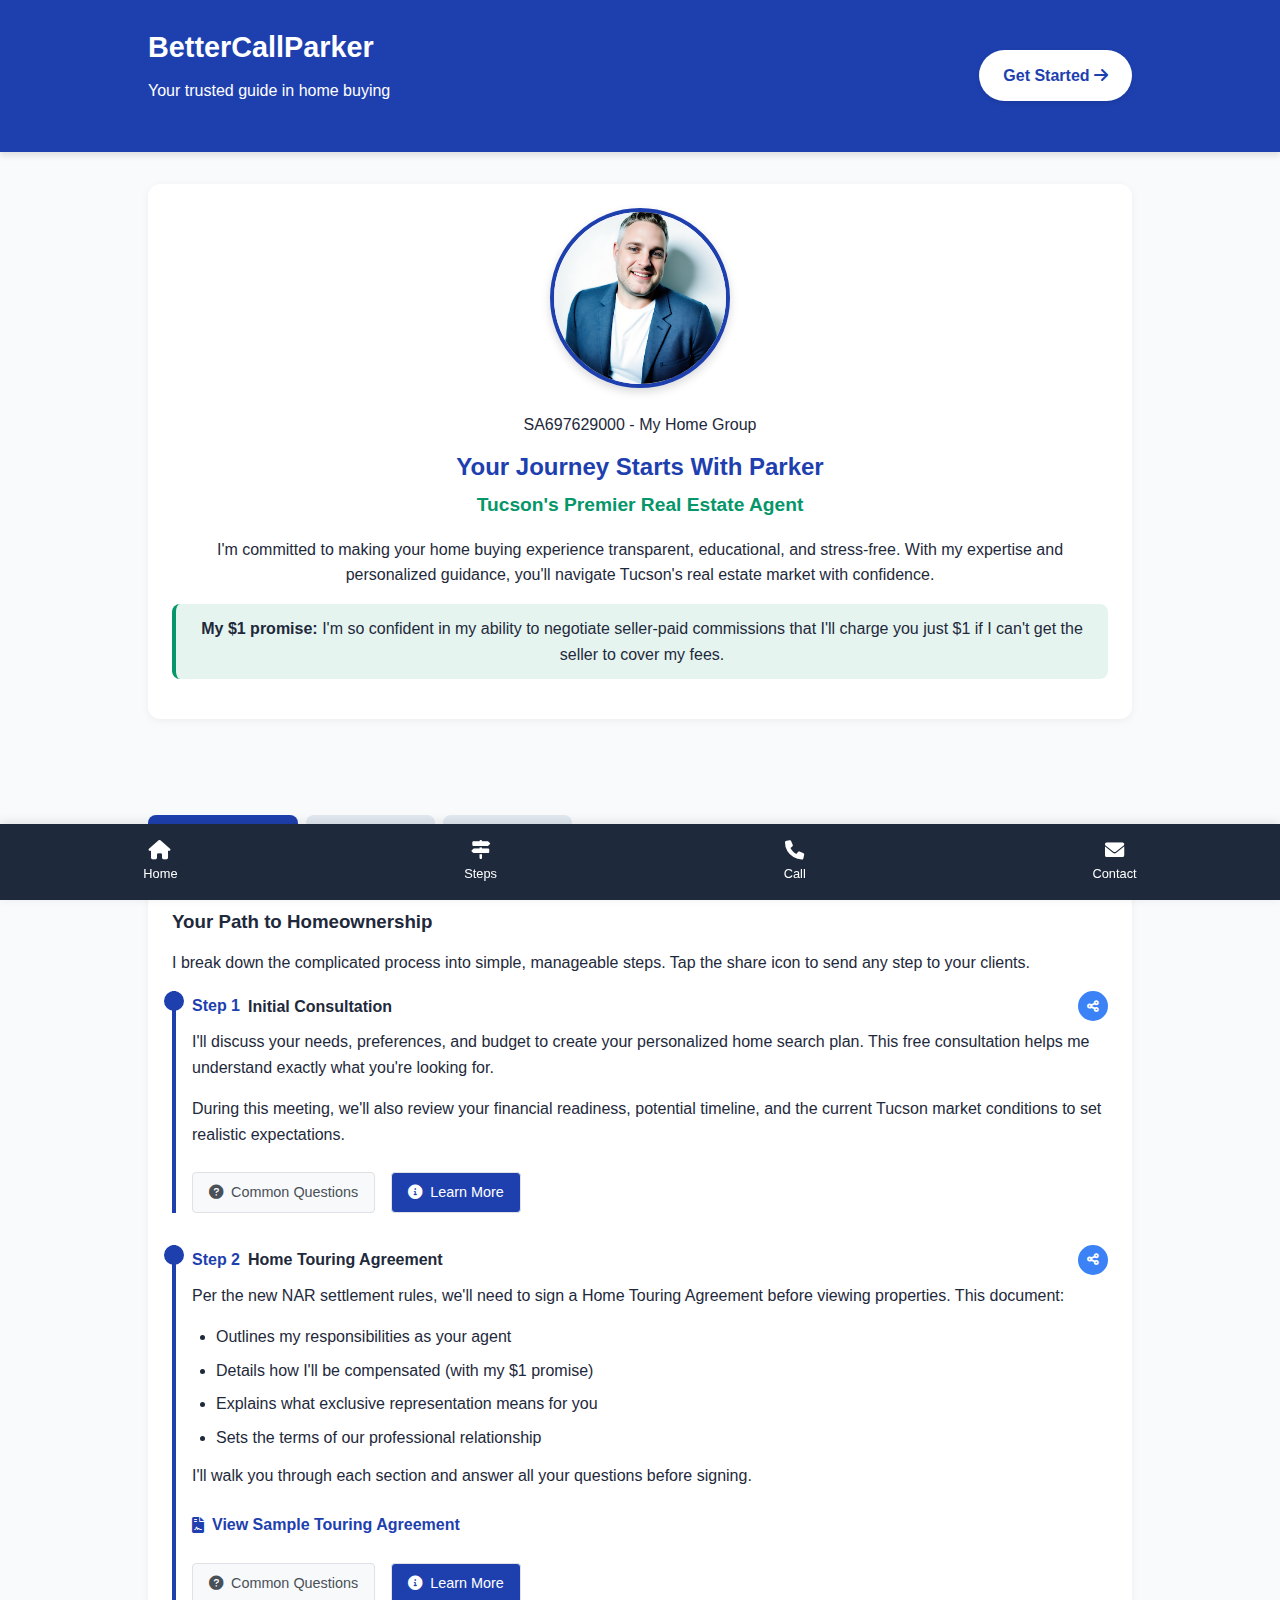
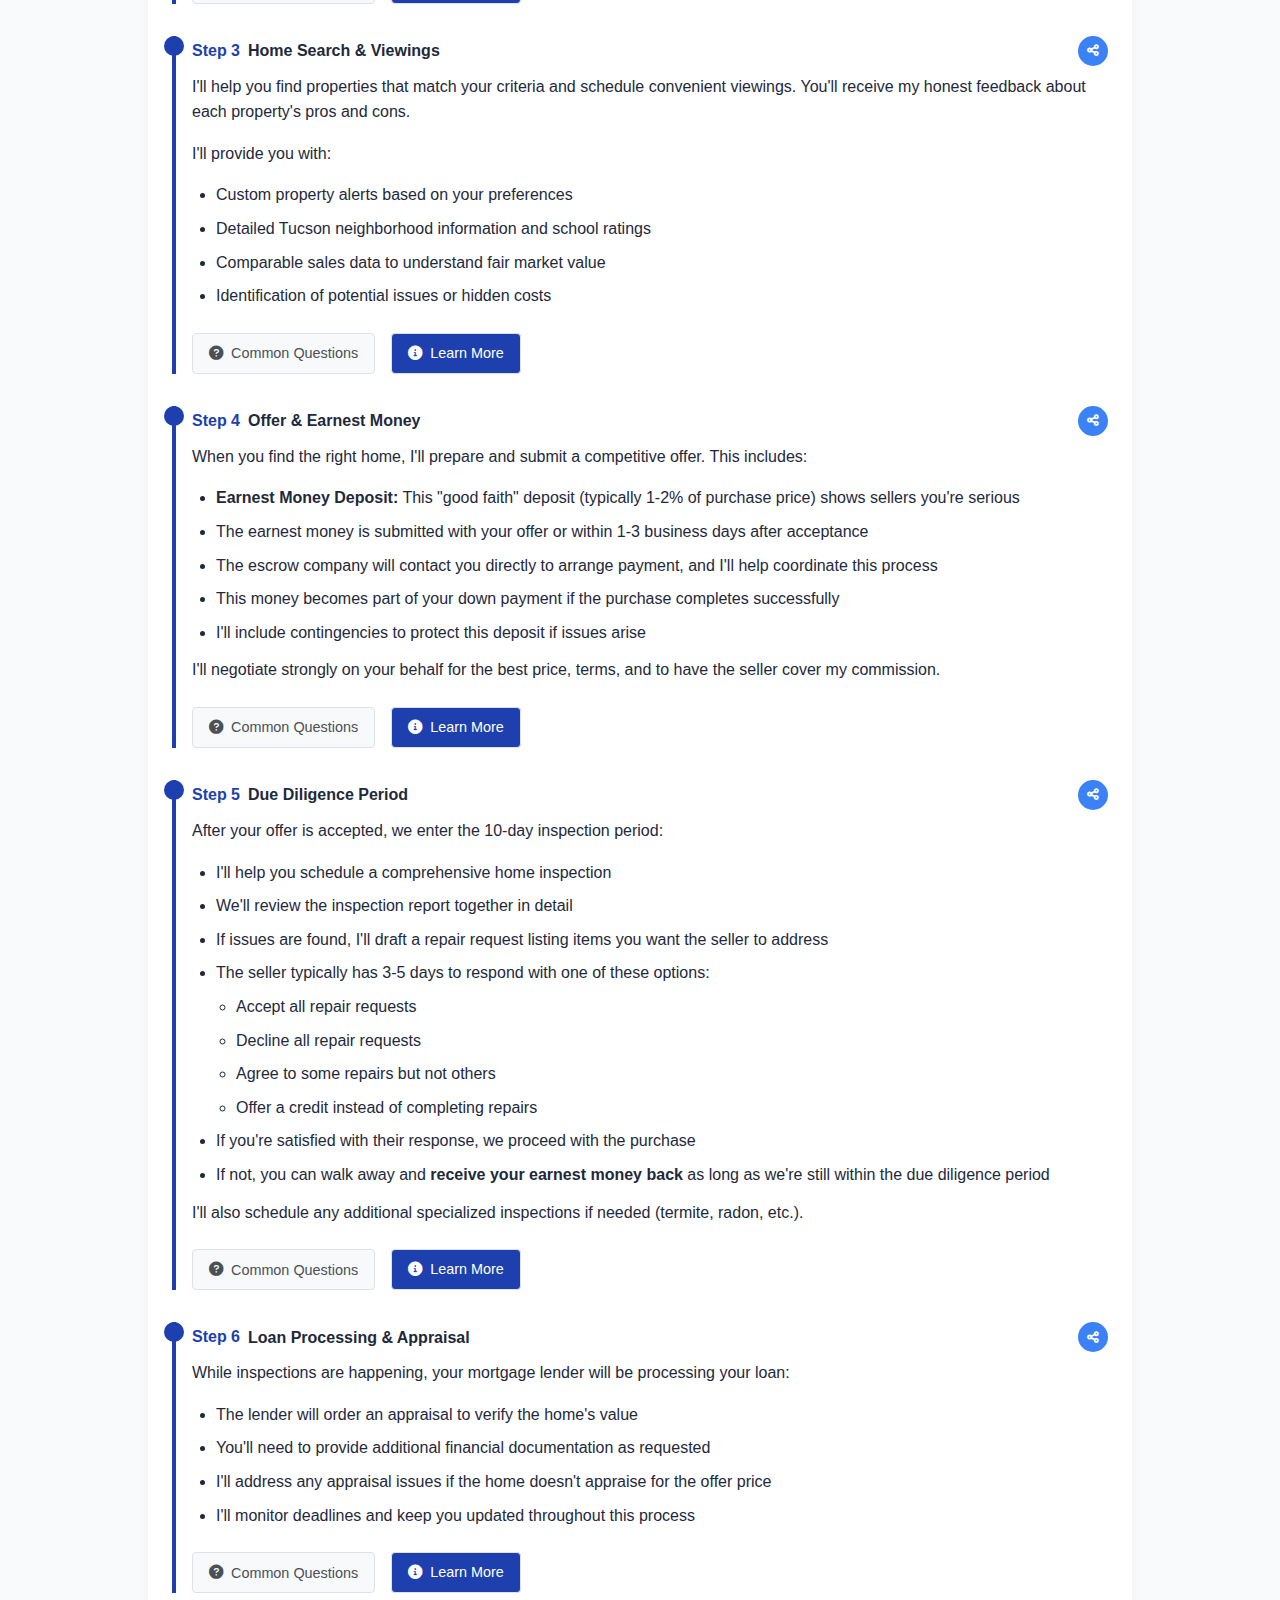
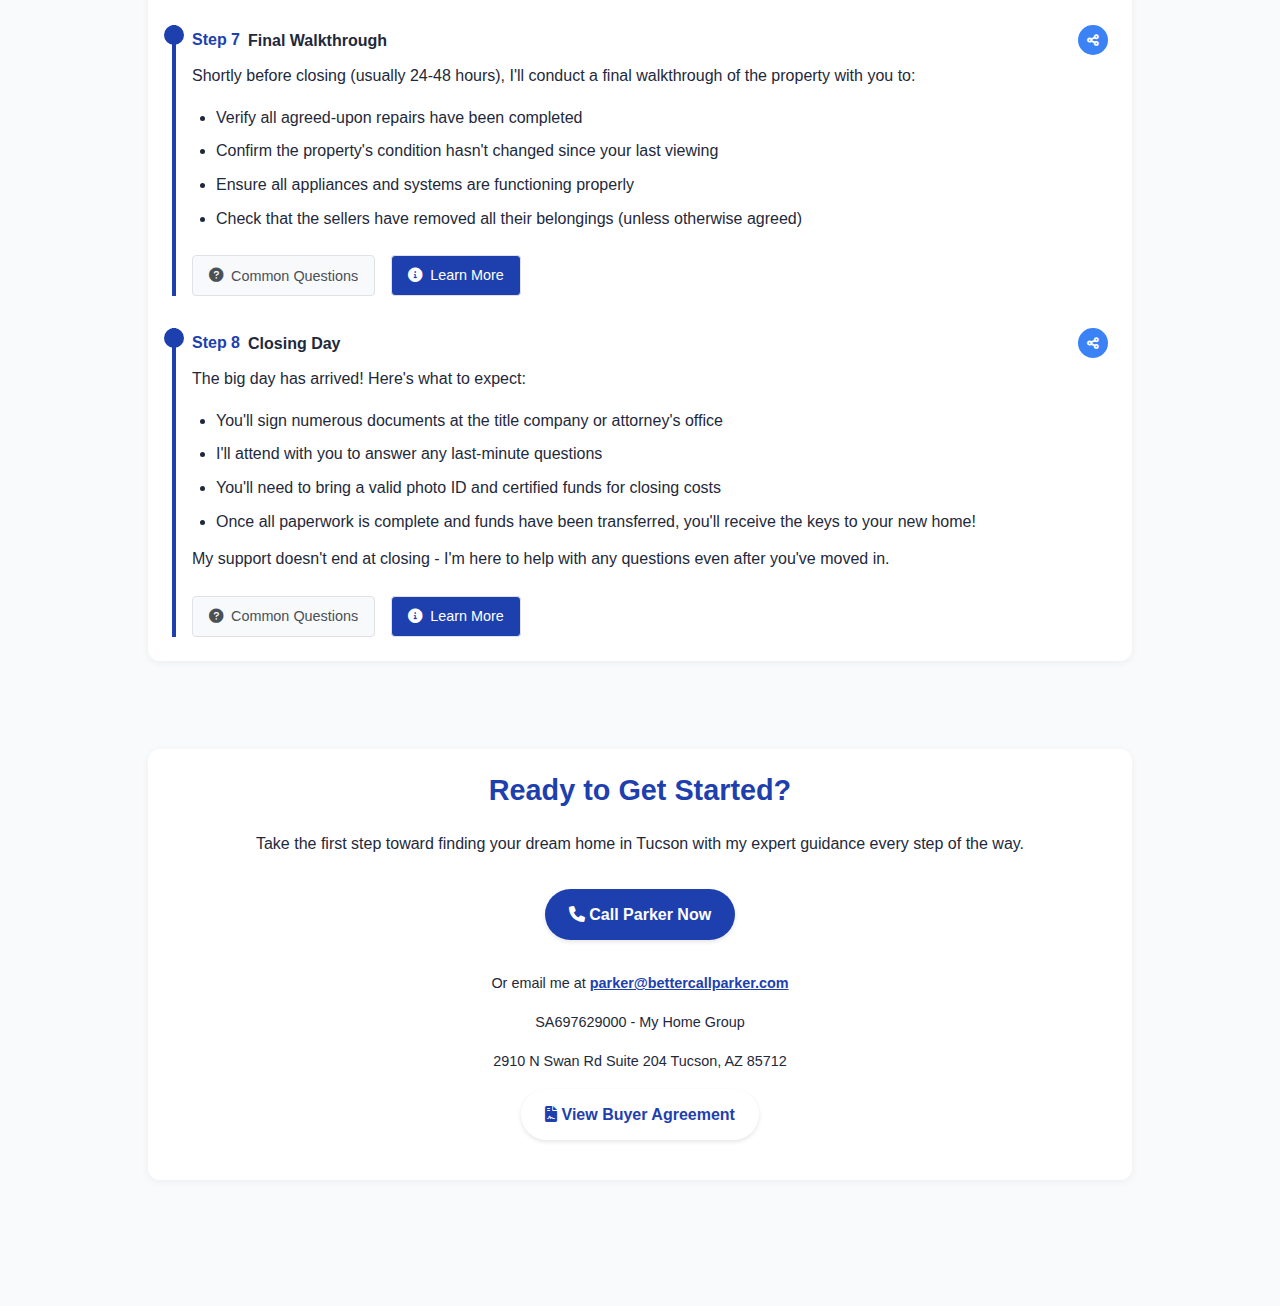
<file: index.html>
<!DOCTYPE html>
<html lang="en">
<head>
    <meta charset="UTF-8">
    <meta name="viewport" content="width=device-width, initial-scale=1.0">
    <title>BetterCallParker Realty</title>
    <link rel="stylesheet" href="https://cdnjs.cloudflare.com/ajax/libs/font-awesome/6.0.0/css/all.min.css">
    <link rel="stylesheet" href="css/styles.css">
</head>
<body>
    <!-- Header Section -->
    <header>
        <div class="container header-content">
            <div class="header-left">
                <div class="logo">BetterCallParker</div>
                
                <div class="tagline">Your trusted guide in home buying</div>
            </div>
            <a href="#contact" class="cta-button">Get Started <i class="fas fa-arrow-right"></i></a>
        </div>
        
    </header>
    <!-- Main Content Section -->
    <main class="container">
        <!-- Personal Introduction Section -->
        <section id="about-parker">
            <div class="section-content">
                <div class="parker-intro">
                    
                    <div class="parker-photo">
                        <img src="assets/parker-photo.png" alt="Parker" />
                    </div>
                    <p>SA697629000 - My Home Group</p>
                    <div class="parker-message">
                        <h2>Your Journey Starts With Parker</h2>
                        <p class="parker-tagline">Tucson's Premier Real Estate Agent</p>
                        <p>I'm committed to making your home buying experience transparent, educational, and stress-free. With my expertise and personalized guidance, you'll navigate Tucson's real estate market with confidence.</p>
                        <p class="parker-promise"><strong>My $1 promise:</strong> I'm so confident in my ability to negotiate seller-paid commissions that I'll charge you just $1 if I can't get the seller to cover my fees.</p>
                    </div>
                </div>
            </div>
        </section>
        
        <section id="tabs">
            <div class="tabs">
                <button class="tab-button active" data-tab="process">
                    <i class="fas fa-map-signs"></i> Home Buying
                </button>
                <button class="tab-button" data-tab="nar">
                    <i class="fas fa-file-contract"></i> NAR Rules
                </button>
                <button class="tab-button" data-tab="promise">
                    <i class="fas fa-dollar-sign"></i> $1 Promise
                </button>
                <!-- <button class="tab-button" data-tab="stories">
                    <i class="fas fa-heart"></i> Success Stories
                </button>-->
            </div>
            
            <!-- Process Tab -->
            <div id="process" class="tab-content active">
                <div class="section-content">
                    <h3>Your Path to Homeownership</h3>
                    <p>I break down the complicated process into simple, manageable steps. Tap the share icon to send any step to your clients.</p>
                    
                    <div id="step1" class="process-step">
                        <div class="step-header">
                            <span class="step-number">Step 1</span>
                            <h4>Initial Consultation</h4>
                            <button class="share-button" data-step="step1" aria-label="Share this step">
                                <i class="fas fa-share-alt"></i>
                            </button>
                        </div>
                        <p>I'll discuss your needs, preferences, and budget to create your personalized home search plan. This free consultation helps me understand exactly what you're looking for.</p>
                        <p>During this meeting, we'll also review your financial readiness, potential timeline, and the current Tucson market conditions to set realistic expectations.</p>
                        
                        <!-- New buttons for expanded information -->
                        <div class="step-actions">
                            <button class="faq-button" data-step="step1-faq">
                                <i class="fas fa-question-circle"></i> Common Questions
                            </button>
                            <a href="steps/consultation.html" class="learn-more-button">
                                <i class="fas fa-info-circle"></i> Learn More
                            </a>
                        </div>
                    </div>
                    
                    <div id="step2" class="process-step">
                        <div class="step-header">
                            <span class="step-number">Step 2</span>
                            <h4>Home Touring Agreement</h4>
                            <button class="share-button" data-step="step2" aria-label="Share this step">
                                <i class="fas fa-share-alt"></i>
                            </button>
                        </div>
                        <p>Per the new NAR settlement rules, we'll need to sign a Home Touring Agreement before viewing properties. This document:</p>
                        <ul class="step-details">
                            <li>Outlines my responsibilities as your agent</li>
                            <li>Details how I'll be compensated (with my $1 promise)</li>
                            <li>Explains what exclusive representation means for you</li>
                            <li>Sets the terms of our professional relationship</li>
                        </ul>
                        <p>I'll walk you through each section and answer all your questions before signing.</p>
                        <p><a href="agreement.html" class="agreement-link"><i class="fas fa-file-contract"></i> View Sample Touring Agreement</a></p>
                        
                        <!-- New buttons for expanded information -->
                        <div class="step-actions">
                            <button class="faq-button" data-step="step2-faq">
                                <i class="fas fa-question-circle"></i> Common Questions
                            </button>
                            <a href="steps/agreement.html" class="learn-more-button">
                                <i class="fas fa-info-circle"></i> Learn More
                            </a>
                        </div>
                    </div>
                    
                    <div id="step3" class="process-step">
                        <div class="step-header">
                            <span class="step-number">Step 3</span>
                            <h4>Home Search & Viewings</h4>
                            <button class="share-button" data-step="step3" aria-label="Share this step">
                                <i class="fas fa-share-alt"></i>
                            </button>
                        </div>
                        <p>I'll help you find properties that match your criteria and schedule convenient viewings. You'll receive my honest feedback about each property's pros and cons.</p>
                        <p>I'll provide you with:</p>
                        <ul class="step-details">
                            <li>Custom property alerts based on your preferences</li>
                            <li>Detailed Tucson neighborhood information and school ratings</li>
                            <li>Comparable sales data to understand fair market value</li>
                            <li>Identification of potential issues or hidden costs</li>
                        </ul>
                        
                        <!-- New buttons for expanded information -->
                        <div class="step-actions">
                            <button class="faq-button" data-step="step3-faq">
                                <i class="fas fa-question-circle"></i> Common Questions
                            </button>
                            <a href="steps/search.html" class="learn-more-button">
                                <i class="fas fa-info-circle"></i> Learn More
                            </a>
                        </div>
                    </div>
                    
                    <div id="step4" class="process-step">
                        <div class="step-header">
                            <span class="step-number">Step 4</span>
                            <h4>Offer & Earnest Money</h4>
                            <button class="share-button" data-step="step4" aria-label="Share this step">
                                <i class="fas fa-share-alt"></i>
                            </button>
                        </div>
                        <p>When you find the right home, I'll prepare and submit a competitive offer. This includes:</p>
                        <ul class="step-details">
                            <li><strong>Earnest Money Deposit:</strong> This "good faith" deposit (typically 1-2% of purchase price) shows sellers you're serious</li>
                            <li>The earnest money is submitted with your offer or within 1-3 business days after acceptance</li>
                            <li>The escrow company will contact you directly to arrange payment, and I'll help coordinate this process</li>
                            <li>This money becomes part of your down payment if the purchase completes successfully</li>
                            <li>I'll include contingencies to protect this deposit if issues arise</li>
                        </ul>
                        <p>I'll negotiate strongly on your behalf for the best price, terms, and to have the seller cover my commission.</p>
                        
                        <!-- New buttons for expanded information -->
                        <div class="step-actions">
                            <button class="faq-button" data-step="step4-faq">
                                <i class="fas fa-question-circle"></i> Common Questions
                            </button>
                            <a href="steps/offer.html" class="learn-more-button">
                                <i class="fas fa-info-circle"></i> Learn More
                            </a>
                        </div>
                    </div>
                    
                    <div id="step5" class="process-step">
                        <div class="step-header">
                            <span class="step-number">Step 5</span>
                            <h4>Due Diligence Period</h4>
                            <button class="share-button" data-step="step5" aria-label="Share this step">
                                <i class="fas fa-share-alt"></i>
                            </button>
                        </div>
                        <p>After your offer is accepted, we enter the 10-day inspection period:</p>
                        <ul class="step-details">
                            <li>I'll help you schedule a comprehensive home inspection</li>
                            <li>We'll review the inspection report together in detail</li>
                            <li>If issues are found, I'll draft a repair request listing items you want the seller to address</li>
                            <li>The seller typically has 3-5 days to respond with one of these options:
                                <ul>
                                    <li>Accept all repair requests</li>
                                    <li>Decline all repair requests</li>
                                    <li>Agree to some repairs but not others</li>
                                    <li>Offer a credit instead of completing repairs</li>
                                </ul>
                            </li>
                            <li>If you're satisfied with their response, we proceed with the purchase</li>
                            <li>If not, you can walk away and <strong>receive your earnest money back</strong> as long as we're still within the due diligence period</li>
                        </ul>
                        <p>I'll also schedule any additional specialized inspections if needed (termite, radon, etc.).</p>
                        
                        <!-- New buttons for expanded information -->
                        <div class="step-actions">
                            <button class="faq-button" data-step="step5-faq">
                                <i class="fas fa-question-circle"></i> Common Questions
                            </button>
                            <a href="steps/inspection.html" class="learn-more-button">
                                <i class="fas fa-info-circle"></i> Learn More
                            </a>
                        </div>
                    </div>
                    
                    <div id="step6" class="process-step">
                        <div class="step-header">
                            <span class="step-number">Step 6</span>
                            <h4>Loan Processing & Appraisal</h4>
                            <button class="share-button" data-step="step6" aria-label="Share this step">
                                <i class="fas fa-share-alt"></i>
                            </button>
                        </div>
                        <p>While inspections are happening, your mortgage lender will be processing your loan:</p>
                        <ul class="step-details">
                            <li>The lender will order an appraisal to verify the home's value</li>
                            <li>You'll need to provide additional financial documentation as requested</li>
                            <li>I'll address any appraisal issues if the home doesn't appraise for the offer price</li>
                            <li>I'll monitor deadlines and keep you updated throughout this process</li>
                        </ul>
                        
                        <!-- New buttons for expanded information -->
                        <div class="step-actions">
                            <button class="faq-button" data-step="step6-faq">
                                <i class="fas fa-question-circle"></i> Common Questions
                            </button>
                            <a href="steps/financing.html" class="learn-more-button">
                                <i class="fas fa-info-circle"></i> Learn More
                            </a>
                        </div>
                    </div>
                    
                    <div id="step7" class="process-step">
                        <div class="step-header">
                            <span class="step-number">Step 7</span>
                            <h4>Final Walkthrough</h4>
                            <button class="share-button" data-step="step7" aria-label="Share this step">
                                <i class="fas fa-share-alt"></i>
                            </button>
                        </div>
                        <p>Shortly before closing (usually 24-48 hours), I'll conduct a final walkthrough of the property with you to:</p>
                        <ul class="step-details">
                            <li>Verify all agreed-upon repairs have been completed</li>
                            <li>Confirm the property's condition hasn't changed since your last viewing</li>
                            <li>Ensure all appliances and systems are functioning properly</li>
                            <li>Check that the sellers have removed all their belongings (unless otherwise agreed)</li>
                        </ul>
                        
                        <!-- New buttons for expanded information -->
                        <div class="step-actions">
                            <button class="faq-button" data-step="step7-faq">
                                <i class="fas fa-question-circle"></i> Common Questions
                            </button>
                            <a href="steps/walkthrough.html" class="learn-more-button">
                                <i class="fas fa-info-circle"></i> Learn More
                            </a>
                        </div>
                    </div>
                    
                    <div id="step8" class="process-step">
                        <div class="step-header">
                            <span class="step-number">Step 8</span>
                            <h4>Closing Day</h4>
                            <button class="share-button" data-step="step8" aria-label="Share this step">
                                <i class="fas fa-share-alt"></i>
                            </button>
                        </div>
                        <p>The big day has arrived! Here's what to expect:</p>
                        <ul class="step-details">
                            <li>You'll sign numerous documents at the title company or attorney's office</li>
                            <li>I'll attend with you to answer any last-minute questions</li>
                            <li>You'll need to bring a valid photo ID and certified funds for closing costs</li>
                            <li>Once all paperwork is complete and funds have been transferred, you'll receive the keys to your new home!</li>
                        </ul>
                        <p>My support doesn't end at closing - I'm here to help with any questions even after you've moved in.</p>
                        
                        <!-- New buttons for expanded information -->
                        <div class="step-actions">
                            <button class="faq-button" data-step="step8-faq">
                                <i class="fas fa-question-circle"></i> Common Questions
                            </button>
                            <a href="steps/closing.html" class="learn-more-button">
                                <i class="fas fa-info-circle"></i> Learn More
                            </a>
                        </div>
                    </div>
                </div>
            </div>
            
            <!-- NAR Rules Tab -->
            <div id="nar" class="tab-content">
                <div class="section-content">
                    <h3>New NAR Rules Explained Simply</h3>
                    
                    <div class="alert">
                        <h4 class="alert-title">Why Things Are Changing</h4>
                        <p>Following the recent National Association of Realtors (NAR) lawsuit settlement, there are new requirements for buyer broker agreements. These changes are designed to increase transparency in real estate transactions.</p>
                    </div>
                    
                    <h4>What This Means For You:</h4>
                    
                    <div class="features">
                        <div class="feature-card">
                            <h5 class="feature-title">Written Agreements</h5>
                            <p>You'll now sign a formal agreement before I show you homes. This protects your interests and clearly outlines my responsibilities.</p>
                        </div>
                        
                        <div class="feature-card">
                            <h5 class="feature-title">Fee Transparency</h5>
                            <p>All potential costs will be disclosed upfront. You'll know exactly what to expect with no hidden surprises.</p>
                        </div>
                        
                        <div class="feature-card">
                            <h5 class="feature-title">Negotiable Fees</h5>
                            <p>Commission rates are fully negotiable, giving you more control over what you pay for services.</p>
                        </div>
                    </div>
                    
                    <h4>My Commitment to You:</h4>
                    <p>As your agent, I embrace these changes as an opportunity to demonstrate my value. I'll:</p>
                    <ul class="steps-list">
                        <li>
                            <div class="step-icon">✓</div>
                            <p>Explain everything in plain language, not legal jargon</p>
                        </li>
                        <li>
                            <div class="step-icon">✓</div>
                            <p>Take time to answer all your questions until you're comfortable</p>
                        </li>
                        <li>
                            <div class="step-icon">✓</div>
                            <p>Show you exactly how I earn my commission through excellent service</p>
                        </li>
                        <li>
                            <div class="step-icon">✓</div>
                            <p>Work to have the seller cover my commission whenever possible</p>
                        </li>
                    </ul>
                </div>
            </div>
            
            <!-- Promise Tab -->
            <div id="promise" class="tab-content">
                <div class="section-content">
                    <h3>My Confidence Guarantee</h3>
                    
                    <div class="promise-box">
                        <h4 class="promise-title">The $1 Promise</h4>
                        <p>I'm so confident in my negotiation skills that I'll charge you just $1 for my services if I can't get the seller to cover my commission.</p>
                        <p>This isn't a gimmick—it's my way of proving I'm truly working for your best interests.</p>
                    </div>
                    
                    <h4>How It Works:</h4>
                    <ul class="steps-list">
                        <li>
                            <div class="step-icon">1</div>
                            <p>I'll discuss my standard commission structure during our initial consultation</p>
                        </li>
                        <li>
                            <div class="step-icon">2</div>
                            <p>For properties you're interested in, I'll strategize how to get the seller to cover my commission</p>
                        </li>
                        <li>
                            <div class="step-icon">3</div>
                            <p>I'll use my proven negotiation techniques to include my commission in the seller's closing costs</p>
                        </li>
                        <li>
                            <div class="step-icon">4</div>
                            <p>If I fail to get the seller to cover my commission, you'll pay just $1 for my services</p>
                        </li>
                    </ul>
                    
                    <p><strong>Why do I offer this?</strong> Because I want you to know I'm on your side. My success depends on your satisfaction and referrals, not on extracting fees from you.</p>
                </div>
            </div>
            
            <!-- Stories Tab -->
            <div id="stories" class="tab-content">
                <div class="section-content">
                    <h3>Client Success Stories</h3>
                    <p>Don't just take my word for it. Here's what my clients have to say:</p>
                    
                    <div class="testimonials">
                        <div class="testimonial">
                            <p class="testimonial-text">Parker made buying our first home so much easier than we expected. The way he explained the new buyer broker agreement made us feel confident we were in good hands.</p>
                            <span class="testimonial-author">— Jamie & Chris, First-time Buyers in Tucson</span>
                        </div>
                        
                        <div class="testimonial">
                            <p class="testimonial-text">I was nervous about the new NAR rules I'd been hearing about, but Parker broke everything down into simple terms. And yes, he got the seller to pay his commission!</p>
                            <span class="testimonial-author">— Sophia M., Oro Valley</span>
                        </div>
                        
                        <div class="testimonial">
                            <p class="testimonial-text">As a single parent, I was concerned about additional costs. Parker's $1 promise gave me confidence, and he delivered by negotiating for the seller to cover his commission.</p>
                            <span class="testimonial-author">— Michael T., Downtown Tucson</span>
                        </div>
                    </div>
                </div>
            </div>
        </section>
        
        <!-- Contact Section -->
        <section id="contact">
            <div class="section-content">
                <h3 class="section-title">Ready to Get Started?</h3>
                <p class="text-center">Take the first step toward finding your dream home in Tucson with my expert guidance every step of the way.</p>
                
                <div style="text-align: center; margin: 2rem 0;">
                    <a href="tel:5205956533" class="cta-button" style="background-color: var(--primary); color: white;">
                        <i class="fas fa-phone"></i> Call Parker Now
                    </a>
                </div>
                
                <p style="text-align: center; font-size: 0.9rem;">
                    Or email me at <a href="mailto:parker@bettercallparker.com" style="color: var(--primary); font-weight: 600;">parker@bettercallparker.com</a>
                </p>

                <p style="text-align: center; font-size: 0.9rem;">SA697629000 - My Home Group</p>
                <p style="text-align: center; font-size: 0.9rem;">2910 N Swan Rd Suite 204 Tucson, AZ 85712</p>
                <!-- Add this where you want the link to appear -->
                <div style="text-align: center; margin: 1rem 0;">
                    <a href="agreement.html" class="cta-button">
                        <i class="fas fa-file-contract"></i> View Buyer Agreement
                    </a>
                </div>
            </div>
        </section>
    </main>
    
    <!-- Footer Navigation -->
    <footer>
        <div class="footer-nav">
            <a href="#intro">
                <i class="fas fa-home"></i>
                <span>Home</span>
            </a>
            <a href="#process">
                <i class="fas fa-map-signs"></i>
                <span>Steps</span>
            </a>
            <a href="tel:5205956533">
                <i class="fas fa-phone"></i>
                <span>Call</span>
            </a>
            <a href="#contact">
                <i class="fas fa-envelope"></i>
                <span>Contact</span>
            </a>
        </div>
    </footer>
    
    <!-- FAQ Modal Template (Hidden by default) -->
    <div id="faq-modal-template" style="display: none;">
        <div class="faq-modal-content">
            <h3 class="faq-title">Frequently Asked Questions</h3>
            <div class="faq-content">
                <!-- Dynamic content will be inserted here -->
            </div>
            <button class="close-modal">Close</button>
        </div>
    </div>
    
    <script src="js/script.js"></script>
</body>
</html>
</file>
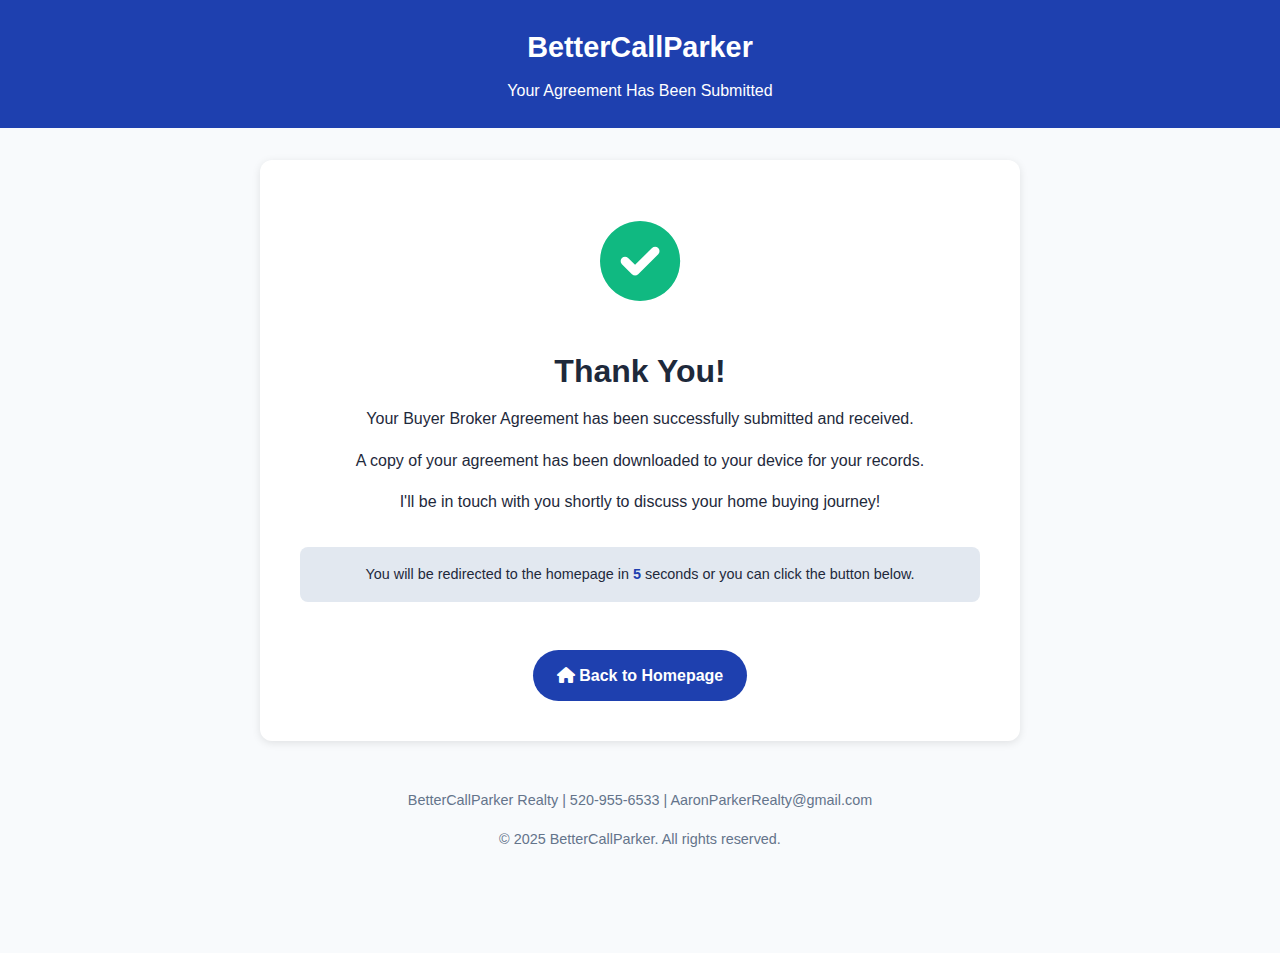
<file: thank-you.html>
<!DOCTYPE html>
<html lang="en">
<head>
    <meta charset="UTF-8">
    <meta name="viewport" content="width=device-width, initial-scale=1.0">
    <title>Thank You - BetterCallParker</title>
    <link rel="stylesheet" href="https://cdnjs.cloudflare.com/ajax/libs/font-awesome/6.0.0/css/all.min.css">
    <style>
        /* Core Styles */
        :root {
            --primary: #1e40af;
            --primary-light: #3b82f6;
            --secondary: #059669;
            --light: #f8fafc;
            --dark: #1e293b;
            --gray: #64748b;
            --light-gray: #e2e8f0;
            --success: #10b981;
            --warning: #f59e0b;
        }
        
        * {
            margin: 0;
            padding: 0;
            box-sizing: border-box;
        }
        
        body {
            font-family: -apple-system, BlinkMacSystemFont, 'Segoe UI', Roboto, Oxygen, Ubuntu, Cantarell, 'Open Sans', 'Helvetica Neue', sans-serif;
            line-height: 1.6;
            color: var(--dark);
            background-color: var(--light);
            padding-bottom: 70px;
        }
        
        .container {
            width: 100%;
            max-width: 800px;
            padding: 0 1.25rem;
            margin: 0 auto;
            text-align: center;
        }
        
        h1, h2, h3 {
            margin-bottom: 1rem;
            font-weight: 700;
            line-height: 1.2;
            color: var(--primary);
        }
        
        p {
            margin-bottom: 1rem;
        }
        
        a {
            color: var(--primary);
            text-decoration: none;
            font-weight: 600;
        }
        
        a:hover {
            text-decoration: underline;
        }
        
        /* Header */
        header {
            background-color: var(--primary);
            color: white;
            padding: 1.5rem 0;
            text-align: center;
            margin-bottom: 2rem;
        }
        
        .logo {
            font-size: 1.8rem;
            font-weight: 800;
            margin-bottom: 0.5rem;
        }
        
        /* Thank You Box */
        .thank-you-box {
            background-color: white;
            border-radius: 12px;
            padding: 2.5rem;
            margin-bottom: 2rem;
            box-shadow: 0 2px 8px rgba(0, 0, 0, 0.1);
        }
        
        .thank-you-icon {
            font-size: 5rem;
            color: var(--success);
            margin-bottom: 1.5rem;
        }
        
        .thank-you-title {
            font-size: 2rem;
            color: var(--dark);
            margin-bottom: 1rem;
        }
        
        .redirect-text {
            background-color: var(--light-gray);
            padding: 1rem;
            border-radius: 8px;
            margin: 2rem 0;
            font-size: 0.9rem;
        }
        
        .countdown {
            font-weight: bold;
            color: var(--primary);
        }
        
        .home-button {
            display: inline-block;
            background-color: var(--primary);
            color: white;
            padding: 0.8rem 1.5rem;
            border: none;
            border-radius: 50px;
            font-weight: 600;
            font-size: 1rem;
            cursor: pointer;
            transition: all 0.3s ease;
            margin-top: 1rem;
        }
        
        .home-button:hover {
            background-color: var(--primary-light);
            text-decoration: none;
        }
        
        /* Footer */
        footer {
            text-align: center;
            margin-top: 2rem;
            padding: 1rem;
            color: var(--gray);
            font-size: 0.9rem;
        }
    </style>
</head>
<body>
    <header>
        <div class="logo">BetterCallParker</div>
        <div>Your Agreement Has Been Submitted</div>
    </header>
    
    <main class="container">
        <div class="thank-you-box">
            <div class="thank-you-icon">
                <i class="fas fa-check-circle"></i>
            </div>
            
            <h1 class="thank-you-title">Thank You!</h1>
            
            <p>Your Buyer Broker Agreement has been successfully submitted and received.</p>
            
            <p>A copy of your agreement has been downloaded to your device for your records.</p>
            
            <p>I'll be in touch with you shortly to discuss your home buying journey!</p>
            
            <div class="redirect-text">
                You will be redirected to the homepage in <span id="countdown" class="countdown">5</span> seconds or you can click the button below.
            </div>
            
            <a href="index.html" class="home-button">
                <i class="fas fa-home"></i> Back to Homepage
            </a>
        </div>
    </main>
    
    <footer>
        <p>BetterCallParker Realty | 520-955-6533 | AaronParkerRealty@gmail.com</p>
        <p>&copy; 2025 BetterCallParker. All rights reserved.</p>
    </footer>
    
    <script>
        // Countdown timer for redirect
        let countdown = 5;
        const countdownElement = document.getElementById('countdown');
        
        // Update the countdown every second
        const timer = setInterval(function() {
            countdown--;
            countdownElement.textContent = countdown;
            
            if (countdown <= 0) {
                clearInterval(timer);
                window.location.href = 'index.html';
            }
        }, 1000);
    </script>
</body>
</html>
</file>
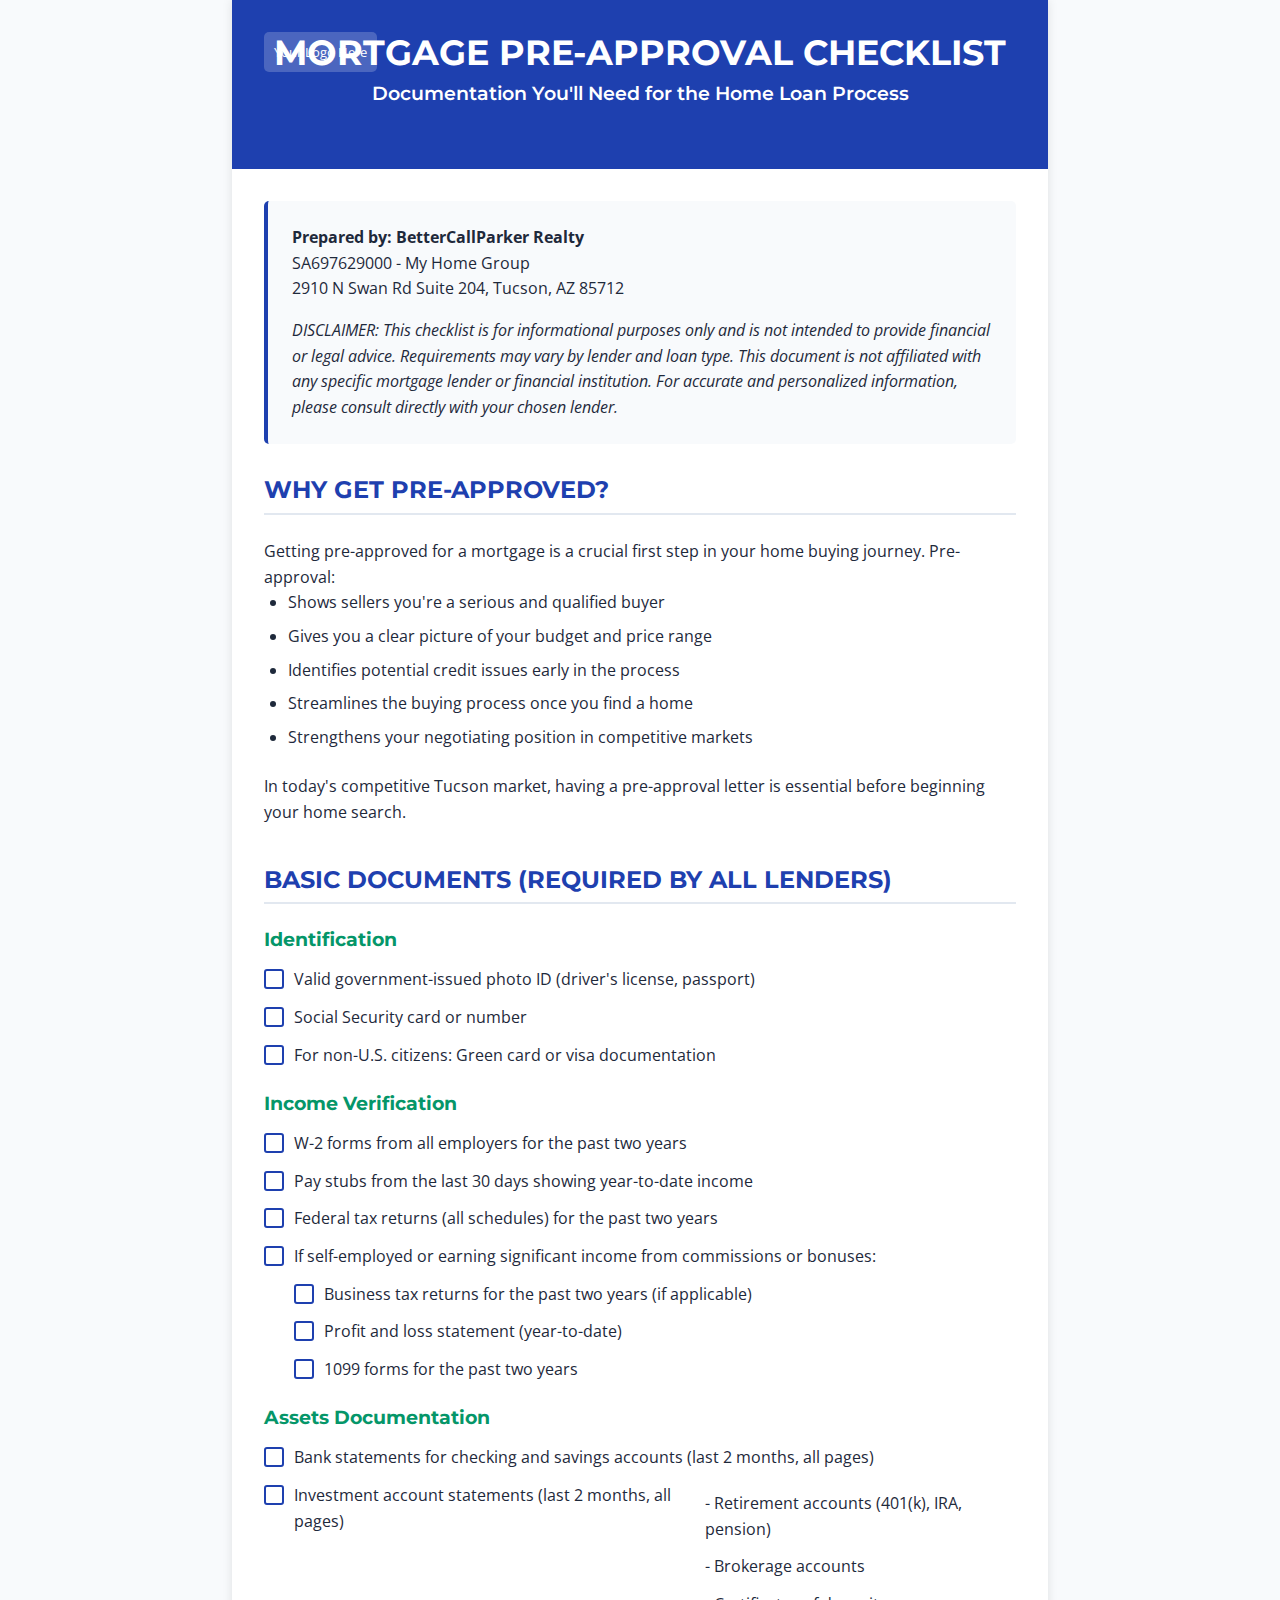
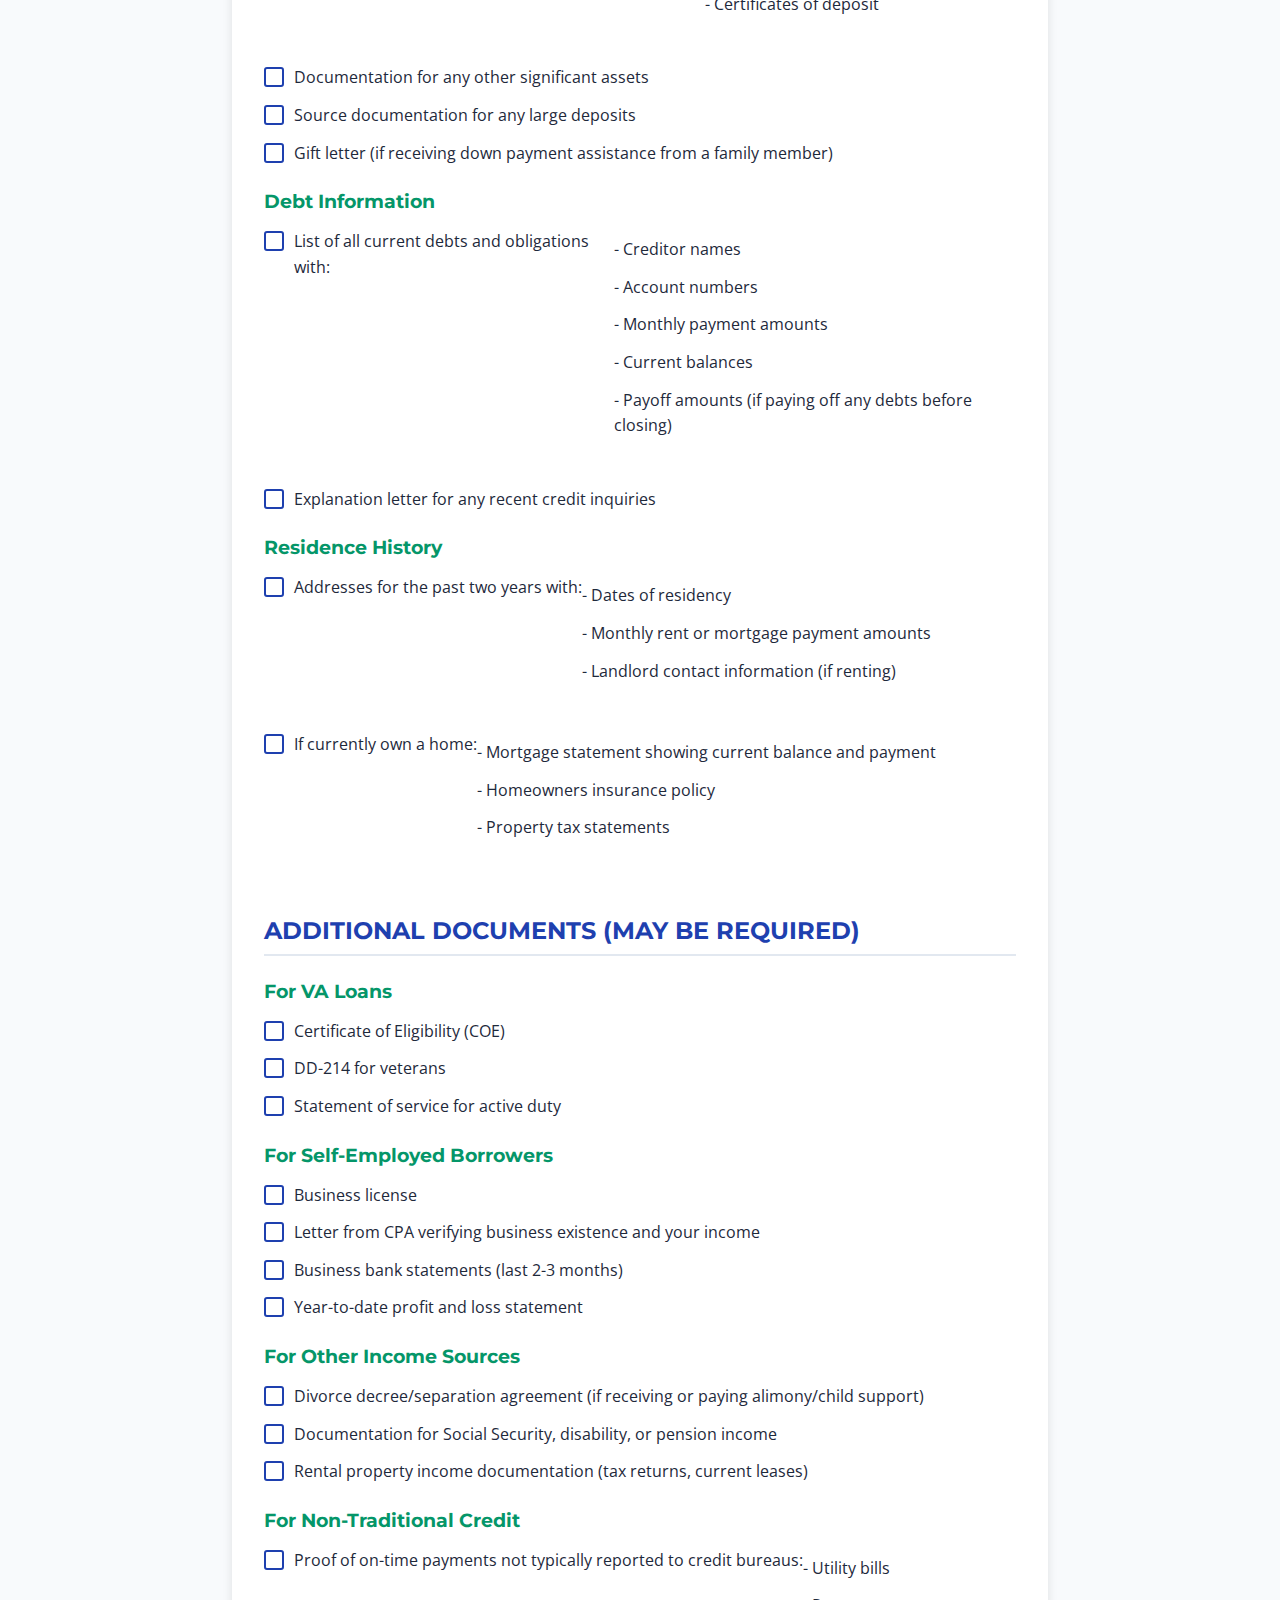
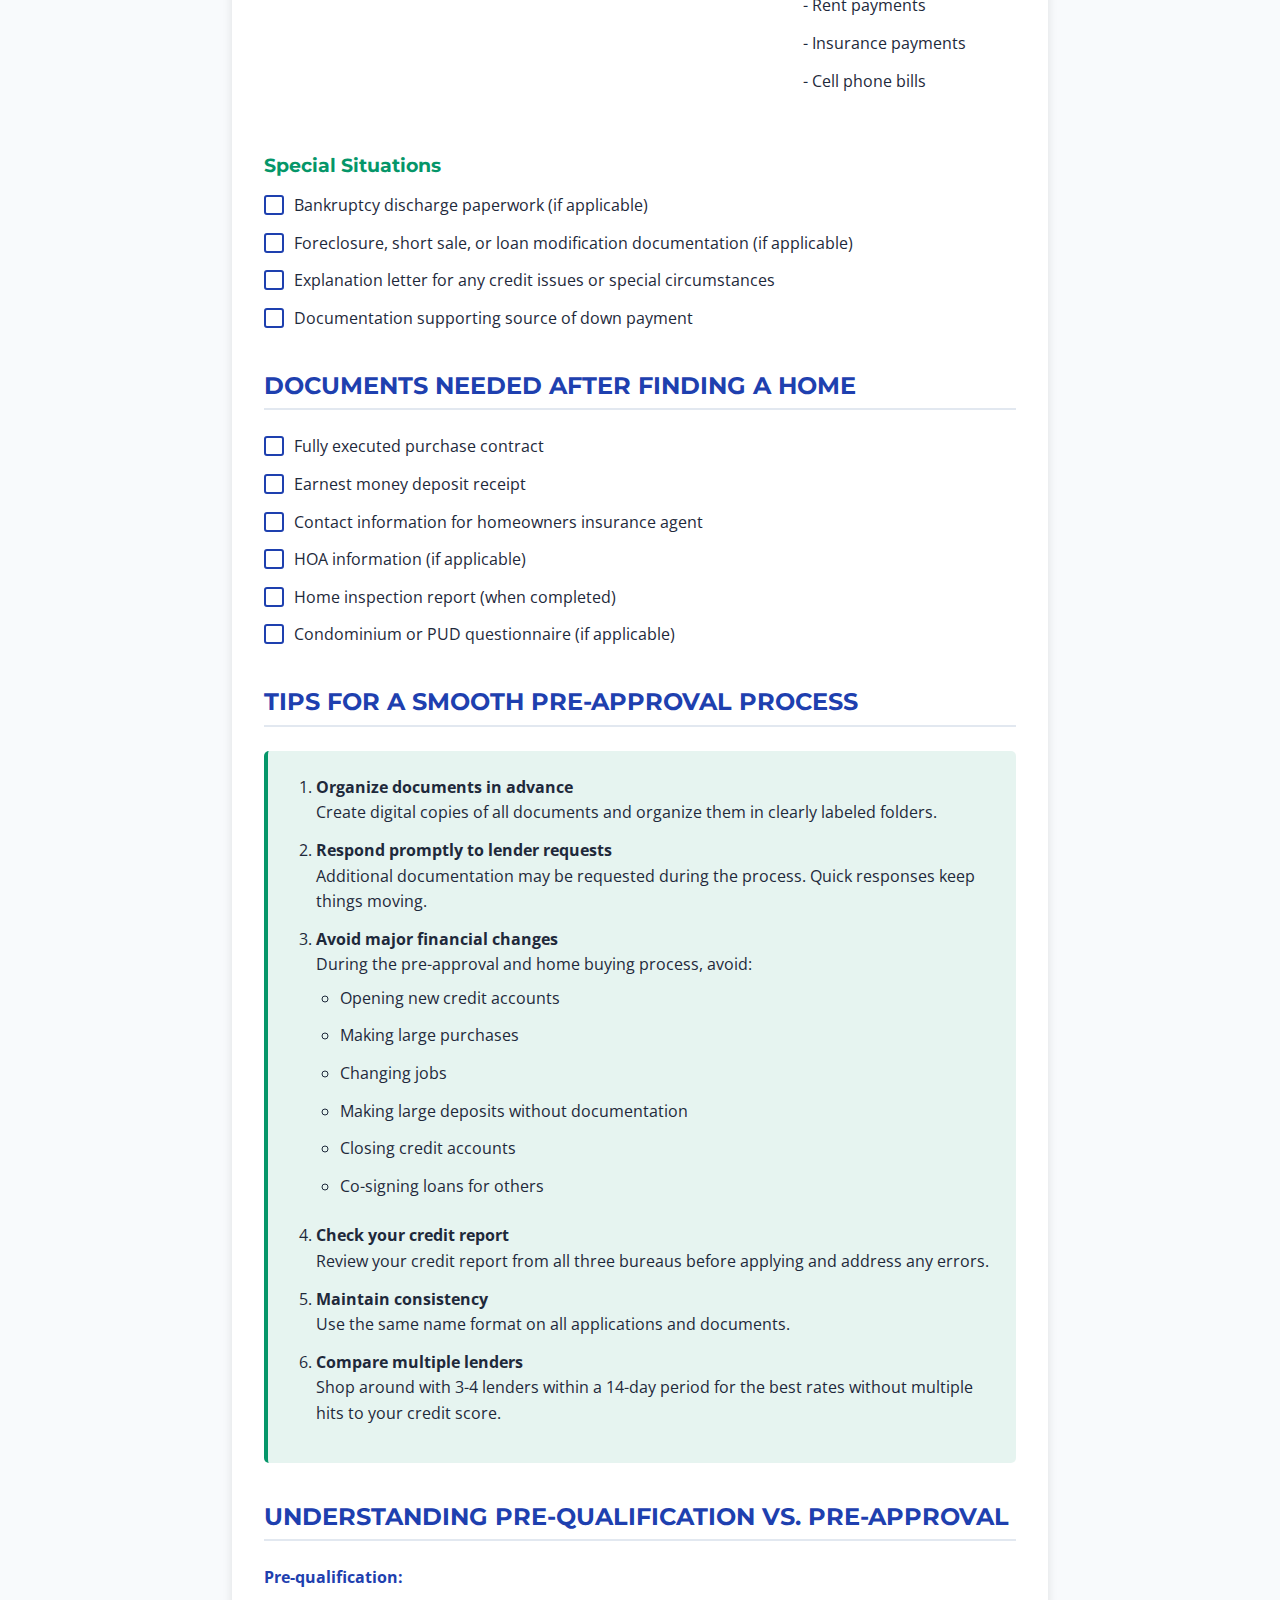
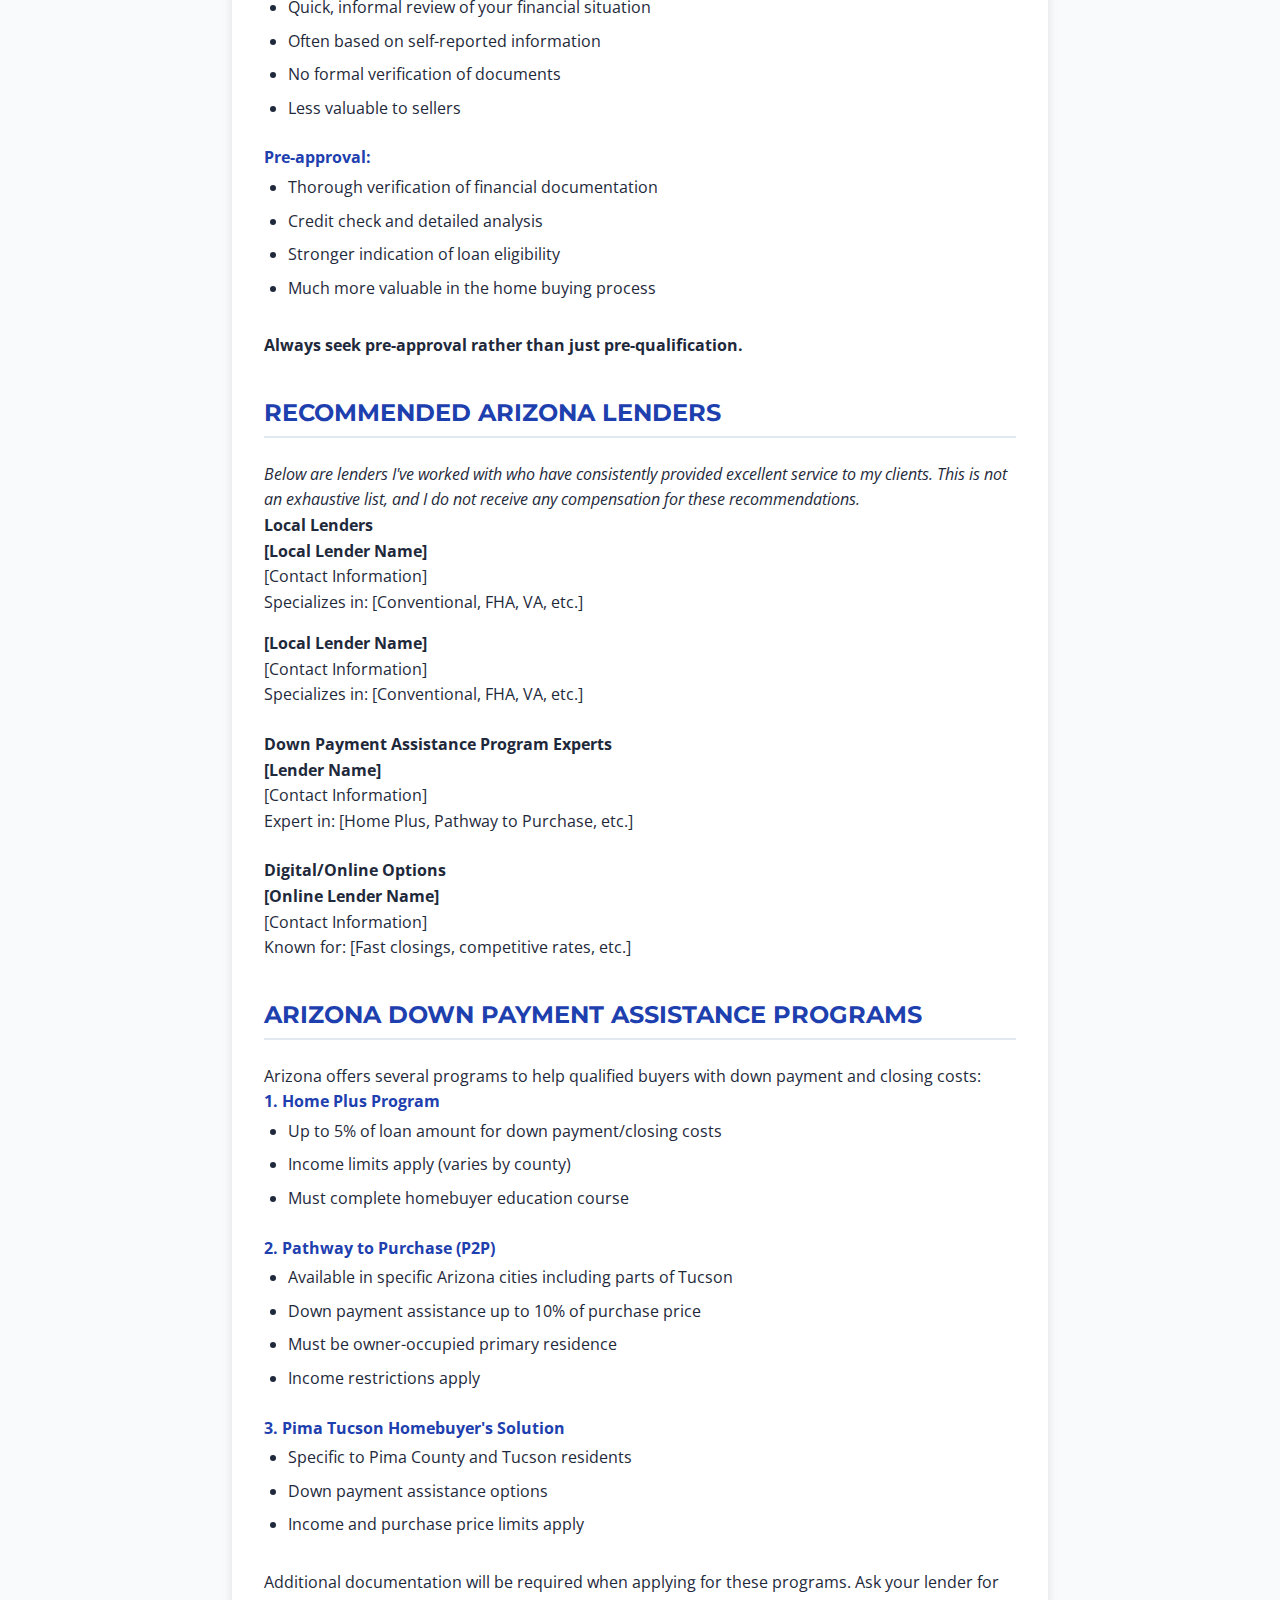
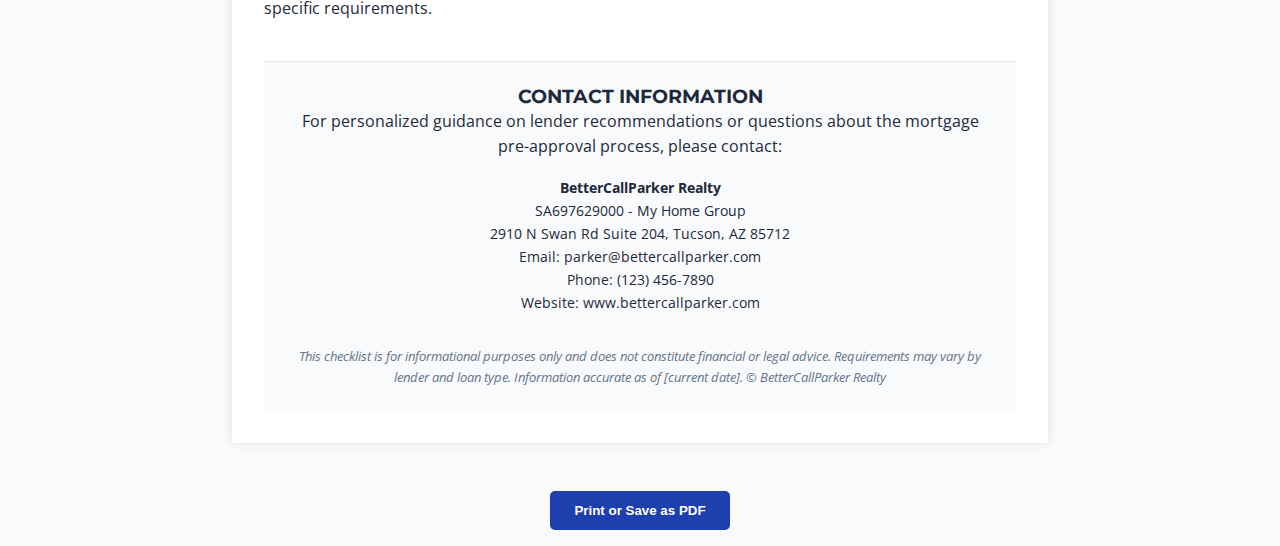
<file: steps/Mortgage Pre-Approval Checklist.html>
<!DOCTYPE html>
<html lang="en">
<head>
    <meta charset="UTF-8">
    <meta name="viewport" content="width=device-width, initial-scale=1.0">
    <title>Mortgage Pre-Approval Checklist | BetterCallParker Realty</title>
    <style>
        @import url('https://fonts.googleapis.com/css2?family=Montserrat:wght@400;600;700&family=Open+Sans:wght@400;600&display=swap');
        
        :root {
            --primary: #1e40af;
            --primary-light: #3b82f6;
            --secondary: #059669;
            --light: #f8fafc;
            --dark: #1e293b;
            --gray: #64748b;
            --light-gray: #e2e8f0;
        }
        
        * {
            margin: 0;
            padding: 0;
            box-sizing: border-box;
        }
        
        body {
            font-family: 'Open Sans', sans-serif;
            line-height: 1.6;
            color: var(--dark);
            background-color: var(--light);
            padding: 0;
            margin: 0;
        }
        
        .container {
            max-width: 8.5in;
            margin: 0 auto;
            background-color: white;
            box-shadow: 0 0 10px rgba(0, 0, 0, 0.1);
        }
        
        header {
            padding: 2rem;
            background-color: var(--primary);
            color: white;
            text-align: center;
            position: relative;
        }
        
        .logo-placeholder {
            position: absolute;
            top: 2rem;
            left: 2rem;
            background-color: rgba(255, 255, 255, 0.2);
            padding: 10px;
            border-radius: 5px;
            font-size: 0.8rem;
            color: white;
        }
        
        h1, h2, h3, h4, h5 {
            font-family: 'Montserrat', sans-serif;
            line-height: 1.2;
        }
        
        h1 {
            font-size: 2.2rem;
            margin-bottom: 0.5rem;
            font-weight: 700;
        }
        
        h2 {
            font-size: 1.2rem;
            font-weight: 600;
            margin-bottom: 2rem;
        }
        
        .content {
            padding: 2rem;
        }
        
        .intro {
            margin-bottom: 2rem;
            padding: 1.5rem;
            background-color: var(--light);
            border-left: 4px solid var(--primary);
            border-radius: 5px;
        }
        
        .section {
            margin-bottom: 2.5rem;
        }
        
        .section h3 {
            color: var(--primary);
            font-size: 1.5rem;
            padding-bottom: 0.5rem;
            border-bottom: 2px solid var(--light-gray);
            margin-bottom: 1.5rem;
        }
        
        .subsection {
            margin-bottom: 1.5rem;
        }
        
        .subsection h4 {
            color: var(--secondary);
            font-size: 1.2rem;
            margin-bottom: 1rem;
        }
        
        ul {
            padding-left: 1.5rem;
            margin-bottom: 1.5rem;
        }
        
        li {
            margin-bottom: 0.5rem;
        }
        
        .checkbox-list {
            list-style: none;
            padding-left: 0;
        }
        
        .checkbox-list li {
            display: flex;
            align-items: flex-start;
            margin-bottom: 0.75rem;
        }
        
        .checkbox {
            width: 20px;
            height: 20px;
            border: 2px solid var(--primary);
            border-radius: 3px;
            margin-right: 10px;
            flex-shrink: 0;
            position: relative;
            top: 2px;
        }
        
        .checkbox.nested {
            margin-left: 30px;
        }
        
        .tips {
            background-color: rgba(5, 150, 105, 0.1);
            padding: 1.5rem;
            border-radius: 5px;
            border-left: 4px solid var(--secondary);
            margin-bottom: 2rem;
        }
        
        .tips h4 {
            color: var(--secondary);
            margin-bottom: 1rem;
        }
        
        .tips-list {
            padding-left: 1.5rem;
        }
        
        .tips-list li {
            margin-bottom: 0.75rem;
        }
        
        .comparison {
            margin-bottom: 2rem;
        }
        
        .comparison-item {
            margin-bottom: 1rem;
        }
        
        .comparison-title {
            font-weight: 700;
            color: var(--primary);
            margin-bottom: 0.25rem;
        }
        
        .lenders {
            margin-bottom: 2rem;
        }
        
        .lender {
            margin-bottom: 1rem;
        }
        
        .lender-name {
            font-weight: 700;
        }
        
        .assistance-programs {
            margin-bottom: 2rem;
        }
        
        .program {
            margin-bottom: 1.5rem;
        }
        
        .program-name {
            font-weight: 700;
            color: var(--primary);
            margin-bottom: 0.25rem;
        }
        
        .footer {
            text-align: center;
            padding: 1.5rem;
            background-color: var(--light);
            border-top: 1px solid var(--light-gray);
        }
        
        .contact {
            margin-top: 1rem;
            font-size: 0.9rem;
        }
        
        .disclaimer {
            margin-top: 2rem;
            font-size: 0.8rem;
            font-style: italic;
            color: var(--gray);
        }
        
        .page-break {
            page-break-after: always;
        }
        
        @media print {
            body {
                background-color: white;
            }
            
            .container {
                box-shadow: none;
                max-width: none;
            }
            
            .no-print {
                display: none;
            }
        }
    </style>
</head>
<body>
    <div class="container">
        <header>
            <div class="logo-placeholder">Your Logo Here</div>
            <h1>MORTGAGE PRE-APPROVAL CHECKLIST</h1>
            <h2>Documentation You'll Need for the Home Loan Process</h2>
        </header>
        
        <div class="content">
            <div class="intro">
                <p><strong>Prepared by: BetterCallParker Realty</strong><br>
                SA697629000 - My Home Group<br>
                2910 N Swan Rd Suite 204, Tucson, AZ 85712</p>
                <p style="margin-top: 1rem;"><em>DISCLAIMER: This checklist is for informational purposes only and is not intended to provide financial or legal advice. Requirements may vary by lender and loan type. This document is not affiliated with any specific mortgage lender or financial institution. For accurate and personalized information, please consult directly with your chosen lender.</em></p>
            </div>
            
            <div class="section">
                <h3>WHY GET PRE-APPROVED?</h3>
                <p>Getting pre-approved for a mortgage is a crucial first step in your home buying journey. Pre-approval:</p>
                <ul>
                    <li>Shows sellers you're a serious and qualified buyer</li>
                    <li>Gives you a clear picture of your budget and price range</li>
                    <li>Identifies potential credit issues early in the process</li>
                    <li>Streamlines the buying process once you find a home</li>
                    <li>Strengthens your negotiating position in competitive markets</li>
                </ul>
                <p>In today's competitive Tucson market, having a pre-approval letter is essential before beginning your home search.</p>
            </div>
            
            <div class="section">
                <h3>BASIC DOCUMENTS (REQUIRED BY ALL LENDERS)</h3>
                
                <div class="subsection">
                    <h4>Identification</h4>
                    <ul class="checkbox-list">
                        <li><div class="checkbox"></div> Valid government-issued photo ID (driver's license, passport)</li>
                        <li><div class="checkbox"></div> Social Security card or number</li>
                        <li><div class="checkbox"></div> For non-U.S. citizens: Green card or visa documentation</li>
                    </ul>
                </div>
                
                <div class="subsection">
                    <h4>Income Verification</h4>
                    <ul class="checkbox-list">
                        <li><div class="checkbox"></div> W-2 forms from all employers for the past two years</li>
                        <li><div class="checkbox"></div> Pay stubs from the last 30 days showing year-to-date income</li>
                        <li><div class="checkbox"></div> Federal tax returns (all schedules) for the past two years</li>
                        <li><div class="checkbox"></div> If self-employed or earning significant income from commissions or bonuses:</li>
                        <li><div class="checkbox nested"></div> Business tax returns for the past two years (if applicable)</li>
                        <li><div class="checkbox nested"></div> Profit and loss statement (year-to-date)</li>
                        <li><div class="checkbox nested"></div> 1099 forms for the past two years</li>
                    </ul>
                </div>
                
                <div class="subsection">
                    <h4>Assets Documentation</h4>
                    <ul class="checkbox-list">
                        <li><div class="checkbox"></div> Bank statements for checking and savings accounts (last 2 months, all pages)</li>
                        <li><div class="checkbox"></div> Investment account statements (last 2 months, all pages)
                            <ul style="list-style-type: none; padding-left: 0; margin-top: 0.5rem;">
                                <li>- Retirement accounts (401(k), IRA, pension)</li>
                                <li>- Brokerage accounts</li>
                                <li>- Certificates of deposit</li>
                            </ul>
                        </li>
                        <li><div class="checkbox"></div> Documentation for any other significant assets</li>
                        <li><div class="checkbox"></div> Source documentation for any large deposits</li>
                        <li><div class="checkbox"></div> Gift letter (if receiving down payment assistance from a family member)</li>
                    </ul>
                </div>
                
                <div class="subsection">
                    <h4>Debt Information</h4>
                    <ul class="checkbox-list">
                        <li><div class="checkbox"></div> List of all current debts and obligations with:
                            <ul style="list-style-type: none; padding-left: 0; margin-top: 0.5rem;">
                                <li>- Creditor names</li>
                                <li>- Account numbers</li>
                                <li>- Monthly payment amounts</li>
                                <li>- Current balances</li>
                                <li>- Payoff amounts (if paying off any debts before closing)</li>
                            </ul>
                        </li>
                        <li><div class="checkbox"></div> Explanation letter for any recent credit inquiries</li>
                    </ul>
                </div>
                
                <div class="subsection">
                    <h4>Residence History</h4>
                    <ul class="checkbox-list">
                        <li><div class="checkbox"></div> Addresses for the past two years with:
                            <ul style="list-style-type: none; padding-left: 0; margin-top: 0.5rem;">
                                <li>- Dates of residency</li>
                                <li>- Monthly rent or mortgage payment amounts</li>
                                <li>- Landlord contact information (if renting)</li>
                            </ul>
                        </li>
                        <li><div class="checkbox"></div> If currently own a home:
                            <ul style="list-style-type: none; padding-left: 0; margin-top: 0.5rem;">
                                <li>- Mortgage statement showing current balance and payment</li>
                                <li>- Homeowners insurance policy</li>
                                <li>- Property tax statements</li>
                            </ul>
                        </li>
                    </ul>
                </div>
            </div>
            
            <div class="page-break"></div>
            
            <div class="section">
                <h3>ADDITIONAL DOCUMENTS (MAY BE REQUIRED)</h3>
                
                <div class="subsection">
                    <h4>For VA Loans</h4>
                    <ul class="checkbox-list">
                        <li><div class="checkbox"></div> Certificate of Eligibility (COE)</li>
                        <li><div class="checkbox"></div> DD-214 for veterans</li>
                        <li><div class="checkbox"></div> Statement of service for active duty</li>
                    </ul>
                </div>
                
                <div class="subsection">
                    <h4>For Self-Employed Borrowers</h4>
                    <ul class="checkbox-list">
                        <li><div class="checkbox"></div> Business license</li>
                        <li><div class="checkbox"></div> Letter from CPA verifying business existence and your income</li>
                        <li><div class="checkbox"></div> Business bank statements (last 2-3 months)</li>
                        <li><div class="checkbox"></div> Year-to-date profit and loss statement</li>
                    </ul>
                </div>
                
                <div class="subsection">
                    <h4>For Other Income Sources</h4>
                    <ul class="checkbox-list">
                        <li><div class="checkbox"></div> Divorce decree/separation agreement (if receiving or paying alimony/child support)</li>
                        <li><div class="checkbox"></div> Documentation for Social Security, disability, or pension income</li>
                        <li><div class="checkbox"></div> Rental property income documentation (tax returns, current leases)</li>
                    </ul>
                </div>
                
                <div class="subsection">
                    <h4>For Non-Traditional Credit</h4>
                    <ul class="checkbox-list">
                        <li><div class="checkbox"></div> Proof of on-time payments not typically reported to credit bureaus:
                            <ul style="list-style-type: none; padding-left: 0; margin-top: 0.5rem;">
                                <li>- Utility bills</li>
                                <li>- Rent payments</li>
                                <li>- Insurance payments</li>
                                <li>- Cell phone bills</li>
                            </ul>
                        </li>
                    </ul>
                </div>
                
                <div class="subsection">
                    <h4>Special Situations</h4>
                    <ul class="checkbox-list">
                        <li><div class="checkbox"></div> Bankruptcy discharge paperwork (if applicable)</li>
                        <li><div class="checkbox"></div> Foreclosure, short sale, or loan modification documentation (if applicable)</li>
                        <li><div class="checkbox"></div> Explanation letter for any credit issues or special circumstances</li>
                        <li><div class="checkbox"></div> Documentation supporting source of down payment</li>
                    </ul>
                </div>
            </div>
            
            <div class="section">
                <h3>DOCUMENTS NEEDED AFTER FINDING A HOME</h3>
                <ul class="checkbox-list">
                    <li><div class="checkbox"></div> Fully executed purchase contract</li>
                    <li><div class="checkbox"></div> Earnest money deposit receipt</li>
                    <li><div class="checkbox"></div> Contact information for homeowners insurance agent</li>
                    <li><div class="checkbox"></div> HOA information (if applicable)</li>
                    <li><div class="checkbox"></div> Home inspection report (when completed)</li>
                    <li><div class="checkbox"></div> Condominium or PUD questionnaire (if applicable)</li>
                </ul>
            </div>
            
            <div class="section">
                <h3>TIPS FOR A SMOOTH PRE-APPROVAL PROCESS</h3>
                <div class="tips">
                    <ol class="tips-list">
                        <li><strong>Organize documents in advance</strong><br>
                            Create digital copies of all documents and organize them in clearly labeled folders.</li>
                        <li><strong>Respond promptly to lender requests</strong><br>
                            Additional documentation may be requested during the process. Quick responses keep things moving.</li>
                        <li><strong>Avoid major financial changes</strong><br>
                            During the pre-approval and home buying process, avoid:
                            <ul style="margin-top: 0.5rem;">
                                <li>Opening new credit accounts</li>
                                <li>Making large purchases</li>
                                <li>Changing jobs</li>
                                <li>Making large deposits without documentation</li>
                                <li>Closing credit accounts</li>
                                <li>Co-signing loans for others</li>
                            </ul>
                        </li>
                        <li><strong>Check your credit report</strong><br>
                            Review your credit report from all three bureaus before applying and address any errors.</li>
                        <li><strong>Maintain consistency</strong><br>
                            Use the same name format on all applications and documents.</li>
                        <li><strong>Compare multiple lenders</strong><br>
                            Shop around with 3-4 lenders within a 14-day period for the best rates without multiple hits to your credit score.</li>
                    </ol>
                </div>
            </div>
            
            <div class="page-break"></div>
            
            <div class="section">
                <h3>UNDERSTANDING PRE-QUALIFICATION VS. PRE-APPROVAL</h3>
                <div class="comparison">
                    <div class="comparison-item">
                        <div class="comparison-title">Pre-qualification:</div>
                        <ul>
                            <li>Quick, informal review of your financial situation</li>
                            <li>Often based on self-reported information</li>
                            <li>No formal verification of documents</li>
                            <li>Less valuable to sellers</li>
                        </ul>
                    </div>
                    
                    <div class="comparison-item">
                        <div class="comparison-title">Pre-approval:</div>
                        <ul>
                            <li>Thorough verification of financial documentation</li>
                            <li>Credit check and detailed analysis</li>
                            <li>Stronger indication of loan eligibility</li>
                            <li>Much more valuable in the home buying process</li>
                        </ul>
                    </div>
                </div>
                
                <p><strong>Always seek pre-approval rather than just pre-qualification.</strong></p>
            </div>
            
            <div class="section">
                <h3>RECOMMENDED ARIZONA LENDERS</h3>
                <p><em>Below are lenders I've worked with who have consistently provided excellent service to my clients. This is not an exhaustive list, and I do not receive any compensation for these recommendations.</em></p>
                
                <div class="lenders">
                    <p><strong>Local Lenders</strong></p>
                    <div class="lender">
                        <div class="lender-name">[Local Lender Name]</div>
                        <div>[Contact Information]</div>
                        <div>Specializes in: [Conventional, FHA, VA, etc.]</div>
                    </div>
                    
                    <div class="lender">
                        <div class="lender-name">[Local Lender Name]</div>
                        <div>[Contact Information]</div>
                        <div>Specializes in: [Conventional, FHA, VA, etc.]</div>
                    </div>
                    
                    <p style="margin-top: 1.5rem;"><strong>Down Payment Assistance Program Experts</strong></p>
                    <div class="lender">
                        <div class="lender-name">[Lender Name]</div>
                        <div>[Contact Information]</div>
                        <div>Expert in: [Home Plus, Pathway to Purchase, etc.]</div>
                    </div>
                    
                    <p style="margin-top: 1.5rem;"><strong>Digital/Online Options</strong></p>
                    <div class="lender">
                        <div class="lender-name">[Online Lender Name]</div>
                        <div>[Contact Information]</div>
                        <div>Known for: [Fast closings, competitive rates, etc.]</div>
                    </div>
                </div>
            </div>
            
            <div class="section">
                <h3>ARIZONA DOWN PAYMENT ASSISTANCE PROGRAMS</h3>
                <p>Arizona offers several programs to help qualified buyers with down payment and closing costs:</p>
                
                <div class="assistance-programs">
                    <div class="program">
                        <div class="program-name">1. Home Plus Program</div>
                        <ul>
                            <li>Up to 5% of loan amount for down payment/closing costs</li>
                            <li>Income limits apply (varies by county)</li>
                            <li>Must complete homebuyer education course</li>
                        </ul>
                    </div>
                    
                    <div class="program">
                        <div class="program-name">2. Pathway to Purchase (P2P)</div>
                        <ul>
                            <li>Available in specific Arizona cities including parts of Tucson</li>
                            <li>Down payment assistance up to 10% of purchase price</li>
                            <li>Must be owner-occupied primary residence</li>
                            <li>Income restrictions apply</li>
                        </ul>
                    </div>
                    
                    <div class="program">
                        <div class="program-name">3. Pima Tucson Homebuyer's Solution</div>
                        <ul>
                            <li>Specific to Pima County and Tucson residents</li>
                            <li>Down payment assistance options</li>
                            <li>Income and purchase price limits apply</li>
                        </ul>
                    </div>
                </div>
                
                <p>Additional documentation will be required when applying for these programs. Ask your lender for specific requirements.</p>
            </div>
            
            <div class="footer">
                <h3>CONTACT INFORMATION</h3>
                <p>For personalized guidance on lender recommendations or questions about the mortgage pre-approval process, please contact:</p>
                
                <div class="contact">
                    <p><strong>BetterCallParker Realty</strong><br>
                    SA697629000 - My Home Group<br>
                    2910 N Swan Rd Suite 204, Tucson, AZ 85712<br>
                    Email: parker@bettercallparker.com<br>
                    Phone: (123) 456-7890<br>
                    Website: www.bettercallparker.com</p>
                </div>
                
                <div class="disclaimer">
                    <p>This checklist is for informational purposes only and does not constitute financial or legal advice. Requirements may vary by lender and loan type. Information accurate as of [current date]. © BetterCallParker Realty</p>
                </div>
            </div>
        </div>
    </div>
    
    <div class="no-print" style="text-align: center; padding: 1rem; margin-top: 2rem;">
        <button onclick="window.print()" style="padding: 0.75rem 1.5rem; background-color: #1e40af; color: white; border: none; border-radius: 5px; cursor: pointer; font-weight: 600;">Print or Save as PDF</button>
    </div>
</body>
</html>
</file>
<file: css/styles.css>
/* Base Styles */
:root {
    --primary: #1e40af;
    --primary-light: #3b82f6;
    --primary-dark: #1e3a8a;
    --secondary: #059669;
    --light: #f8fafc;
    --dark: #1e293b;
    --gray: #64748b;
    --light-gray: #e2e8f0;
}

* {
    margin: 0;
    padding: 0;
    box-sizing: border-box;
}

body {
    font-family: -apple-system, BlinkMacSystemFont, 'Segoe UI', Roboto, Oxygen, Ubuntu, Cantarell, 'Open Sans', 'Helvetica Neue', sans-serif;
    line-height: 1.6;
    color: var(--dark);
    background-color: var(--light);
    padding-bottom: 70px;
}

h1, h2, h3, h4 {
    margin-bottom: 1rem;
    font-weight: 700;
    line-height: 1.2;
}

p {
    margin-bottom: 1rem;
}

img {
    max-width: 100%;
    height: auto;
}

.container {
    width: 100%;
    padding: 0 1.25rem;
    margin: 0 auto;
}

/* Header Styles */
header {
    background-color: var(--primary);
    color: white;
    padding: 1.5rem 0;
    box-shadow: 0 4px 6px rgba(0, 0, 0, 0.1);
}

.header-content {
    display: flex;
    flex-direction: column;
    align-items: center;
    text-align: center;
}

.logo {
    font-size: 1.8rem;
    font-weight: 800;
    margin-bottom: 0.5rem;
}

.tagline {
    font-size: 1rem;
    font-weight: 400;
    margin-bottom: 1.5rem;
}

.cta-button {
    display: inline-block;
    background-color: white;
    color: var(--primary);
    padding: 0.8rem 1.5rem;
    border-radius: 50px;
    font-weight: 600;
    text-decoration: none;
    transition: all 0.3s ease;
    box-shadow: 0 2px 4px rgba(0, 0, 0, 0.1);
}

.cta-button:hover {
    background-color: rgba(255, 255, 255, 0.9);
    transform: translateY(-2px);
    box-shadow: 0 4px 8px rgba(0, 0, 0, 0.15);
}

/* Section Styles */
section {
    padding: 2rem 0;
}

.section-title {
    font-size: 1.8rem;
    text-align: center;
    margin-bottom: 1.5rem;
    color: var(--primary);
}

.section-content {
    background-color: white;
    border-radius: 12px;
    padding: 1.5rem;
    margin-bottom: 1.5rem;
    box-shadow: 0 2px 8px rgba(0, 0, 0, 0.05);
}

/* Tab Navigation */
.tabs {
    display: flex;
    overflow-x: auto;
    gap: 0.5rem;
    padding: 0.5rem 0;
    margin-bottom: 1.5rem;
    -webkit-overflow-scrolling: touch;
    scroll-behavior: smooth;
}

.tab-button {
    display: flex;
    align-items: center;
    justify-content: center;
    gap: 0.5rem;
    background-color: var(--light-gray);
    color: var(--dark);
    padding: 0.75rem 1.25rem;
    border: none;
    border-radius: 8px;
    font-weight: 600;
    cursor: pointer;
    white-space: nowrap;
    transition: all 0.3s ease;
}

.tab-button.active {
    background-color: var(--primary);
    color: white;
}

.tab-button i {
    font-size: 1rem;
}

/* Tab Content */
.tab-content {
    display: none;
}

.tab-content.active {
    display: block;
    animation: fadeIn 0.5s ease;
}

@keyframes fadeIn {
    from { opacity: 0; }
    to { opacity: 1; }
}

/* Feature Cards */
.features {
    display: grid;
    grid-template-columns: 1fr;
    gap: 1rem;
    margin: 1.5rem 0;
}

.feature-card {
    background-color: rgba(59, 130, 246, 0.1);
    padding: 1.25rem;
    border-radius: 10px;
    border-left: 4px solid var(--primary);
}

.feature-title {
    font-size: 1.2rem;
    font-weight: 700;
    margin-bottom: 0.5rem;
    color: var(--primary);
}

/* Process Steps */
.process-step {
    border-left: 4px solid var(--primary);
    padding-left: 1rem;
    margin-bottom: 2rem;
    position: relative;
    scroll-margin-top: 80px;
}

.process-step:last-child {
    margin-bottom: 0;
}

.process-step:before {
    content: '';
    position: absolute;
    left: -12px;
    top: 0;
    width: 20px;
    height: 20px;
    background-color: var(--primary);
    border-radius: 50%;
}

.step-header {
    display: flex;
    align-items: center;
    margin-bottom: 0.5rem;
}

.step-number {
    display: inline-block;
    font-weight: 700;
    color: var(--primary);
    margin-right: 0.5rem;
}

.step-header h4 {
    margin-bottom: 0;
    flex-grow: 1;
}

.share-button {
    background-color: var(--primary-light);
    color: white;
    border: none;
    border-radius: 50%;
    width: 30px;
    height: 30px;
    display: flex;
    align-items: center;
    justify-content: center;
    cursor: pointer;
    transition: all 0.3s ease;
}

.share-button:hover {
    background-color: var(--primary);
    transform: scale(1.1);
}

.step-details {
    padding-left: 1.5rem;
    margin: 0.75rem 0;
}

.step-details li {
    margin-bottom: 0.5rem;
}

.step-details ul {
    margin: 0.5rem 0;
    padding-left: 1.25rem;
}

/* Step action buttons */
.step-actions {
    display: flex;
    gap: 1rem;
    margin-top: 1.5rem;
}

.faq-button, .learn-more-button {
    display: inline-flex;
    align-items: center;
    padding: 0.5rem 1rem;
    background-color: #f8f9fa;
    border: 1px solid #dee2e6;
    border-radius: 4px;
    font-size: 0.9rem;
    color: #495057;
    text-decoration: none;
    cursor: pointer;
    transition: all 0.2s ease;
}

.faq-button:hover, .learn-more-button:hover {
    background-color: #e9ecef;
    color: #212529;
}

.faq-button i, .learn-more-button i {
    margin-right: 0.5rem;
}

.learn-more-button {
    background-color: var(--primary);
    color: white;
}

.learn-more-button:hover {
    background-color: var(--primary-dark);
    color: white;
}

.agreement-link {
    display: inline-flex;
    align-items: center;
    color: var(--primary);
    font-weight: 600;
    text-decoration: none;
    margin-top: 0.5rem;
}

.agreement-link i {
    margin-right: 0.5rem;
}

.agreement-link:hover {
    text-decoration: underline;
}

/* Alert Box */
.alert {
    background-color: rgba(250, 204, 21, 0.2);
    border-left: 4px solid #facc15;
    padding: 1.25rem;
    border-radius: 8px;
    margin-bottom: 1.5rem;
}

.alert-title {
    font-size: 1.2rem;
    font-weight: 700;
    margin-bottom: 0.5rem;
    color: var(--dark);
}

/* Promise Box */
.promise-box {
    background-color: rgba(5, 150, 105, 0.1);
    border-radius: 12px;
    padding: 1.5rem;
    margin-bottom: 1.5rem;
    border-left: 4px solid var(--secondary);
}

.promise-title {
    font-size: 1.4rem;
    font-weight: 700;
    color: var(--secondary);
    margin-bottom: 0.75rem;
}

/* Steps List */
.steps-list {
    list-style: none;
}

.steps-list li {
    display: flex;
    align-items: flex-start;
    margin-bottom: 1rem;
}

.step-icon {
    display: flex;
    align-items: center;
    justify-content: center;
    width: 26px;
    height: 26px;
    background-color: var(--primary);
    color: white;
    border-radius: 50%;
    margin-right: 0.75rem;
    flex-shrink: 0;
}

/* Testimonials */
.testimonials {
    margin: 2rem 0;
}

.testimonial {
    background-color: white;
    border-radius: 12px;
    padding: 1.5rem;
    margin-bottom: 1rem;
    box-shadow: 0 2px 8px rgba(0, 0, 0, 0.05);
}

.testimonial-text {
    font-style: italic;
    position: relative;
    padding: 0 1rem;
}

.testimonial-text:before {
    content: '\201C';
    font-size: 2rem;
    position: absolute;
    left: -0.5rem;
    top: -0.5rem;
    color: var(--primary-light);
}

.testimonial-author {
    font-weight: 600;
    color: var(--primary);
    margin-top: 0.75rem;
    display: block;
    text-align: right;
}

/* Footer */
footer {
    position: fixed;
    bottom: 0;
    left: 0;
    width: 100%;
    background-color: var(--dark);
    color: white;
    padding: 1rem 0;
    box-shadow: 0 -2px 10px rgba(0, 0, 0, 0.1);
    z-index: 999;
}

.footer-nav {
    display: flex;
    justify-content: space-around;
    align-items: center;
}

.footer-nav a {
    color: white;
    text-decoration: none;
    display: flex;
    flex-direction: column;
    align-items: center;
    font-size: 0.8rem;
}

.footer-nav i {
    font-size: 1.2rem;
    margin-bottom: 0.25rem;
}

/* Personal Introduction */
.parker-intro {
    display: flex;
    flex-direction: column;
    align-items: center;
    text-align: center;
}

.parker-photo {
    width: 180px;
    height: 180px;
    border-radius: 50%;
    overflow: hidden;
    margin-bottom: 1.5rem;
    border: 4px solid var(--primary);
    box-shadow: 0 4px 10px rgba(0, 0, 0, 0.15);
}

.parker-photo img {
    width: 100%;
    height: 100%;
    object-fit: cover;
}

.parker-message h2 {
    color: var(--primary);
    margin-bottom: 0.5rem;
}

.parker-tagline {
    font-size: 1.2rem;
    font-weight: 600;
    color: var(--secondary);
    margin-bottom: 1rem;
}

.parker-promise {
    margin-top: 1rem;
    padding: 0.75rem;
    background-color: rgba(5, 150, 105, 0.1);
    border-radius: 8px;
    border-left: 4px solid var(--secondary);
}

/* Share Modal Styles */
.share-modal {
    position: fixed;
    top: 0;
    left: 0;
    width: 100%;
    height: 100%;
    background-color: rgba(0, 0, 0, 0.5);
    display: flex;
    justify-content: center;
    align-items: center;
    z-index: 1000;
}

.share-modal-content {
    background-color: white;
    padding: 1.5rem;
    border-radius: 12px;
    width: 85%;
    max-width: 400px;
}

.share-options {
    display: flex;
    flex-direction: column;
    gap: 0.75rem;
    margin: 1.25rem 0;
}

.share-option {
    display: flex;
    align-items: center;
    gap: 0.5rem;
    padding: 0.75rem;
    border-radius: 8px;
    background-color: #f1f5f9;
    border: none;
    text-decoration: none;
    color: var(--dark);
    font-weight: 600;
    cursor: pointer;
}

.close-modal {
    width: 100%;
    padding: 0.75rem;
    background-color: var(--gray);
    color: white;
    border: none;
    border-radius: 8px;
    cursor: pointer;
}

/* FAQ Modal Styles */
.faq-modal {
    position: fixed;
    top: 0;
    left: 0;
    width: 100%;
    height: 100%;
    background-color: rgba(0, 0, 0, 0.5);
    display: flex;
    justify-content: center;
    align-items: center;
    z-index: 1000;
    padding: 1rem;
}

.faq-modal-content {
    background-color: white;
    padding: 1.5rem;
    border-radius: 12px;
    width: 100%;
    max-width: 600px;
    max-height: 80vh;
    overflow-y: auto;
}

.faq-title {
    color: var(--primary);
    margin-bottom: 1rem;
    border-bottom: 2px solid var(--light-gray);
    padding-bottom: 0.5rem;
}

.faq-item {
    margin-bottom: 1rem;
    border-bottom: 1px solid var(--light-gray);
    padding-bottom: 1rem;
}

.faq-item:last-child {
    margin-bottom: 0;
    border-bottom: none;
}

.faq-question {
    font-weight: 600;
    color: var(--dark);
    margin-bottom: 0.5rem;
}

.faq-answer {
    color: var(--gray);
}

.text-center {
    text-align: center;
}

/* Media Queries */
@media (min-width: 640px) {
    .container {
        max-width: 640px;
    }
    
    .features {
        grid-template-columns: repeat(2, 1fr);
    }
}

@media (min-width: 768px) {
    .container {
        max-width: 768px;
    }
    
    .header-content {
        flex-direction: row;
        justify-content: space-between;
        text-align: left;
    }
    
    .header-left {
        margin-bottom: 0;
    }
    
    .features {
        grid-template-columns: repeat(3, 1fr);
    }
    
    .step-actions {
        justify-content: flex-start;
    }
}

@media (min-width: 1024px) {
    .container {
        max-width: 1024px;
    }
}
</file>
